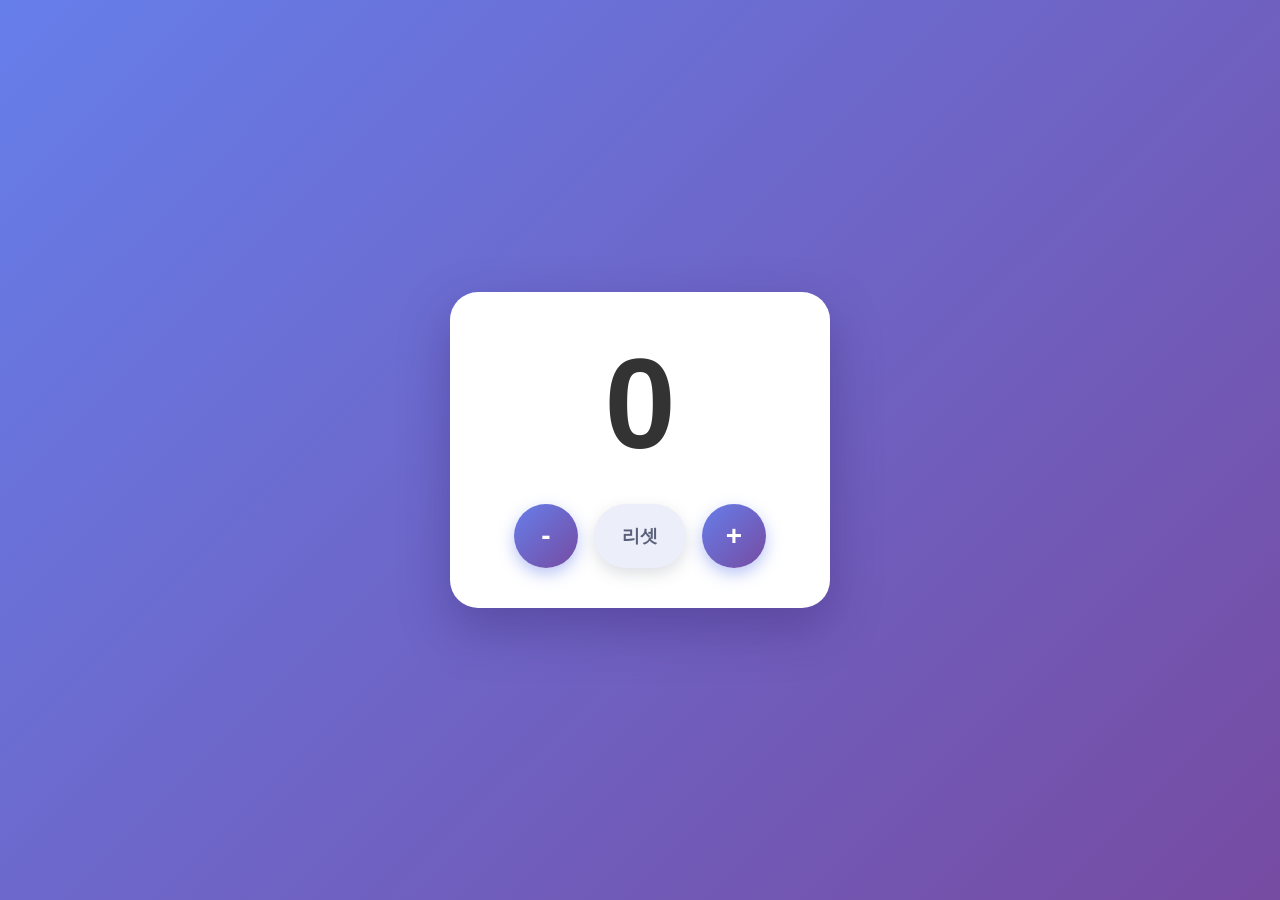
<file: count/index.html>
<!DOCTYPE html>
<html lang="ko">
<head>
  <meta charset="UTF-8">
  <meta name="viewport" content="width=device-width, initial-scale=1.0">
  <title>카운터</title>
  <link rel="stylesheet" href="style.css">
</head>
<body>
  <main class="counter">
    <!-- 현재 숫자 표시 -->
    <div id="count" class="count">0</div>

    <!-- 조작 버튼 -->
    <div class="buttons">
      <button id="decrease" class="btn" aria-label="감소">-</button>
      <button id="reset" class="btn btn-reset">리셋</button>
      <button id="increase" class="btn" aria-label="증가">+</button>
    </div>
  </main>
  <script src="main.js"></script>
</body>
</html>
</file>
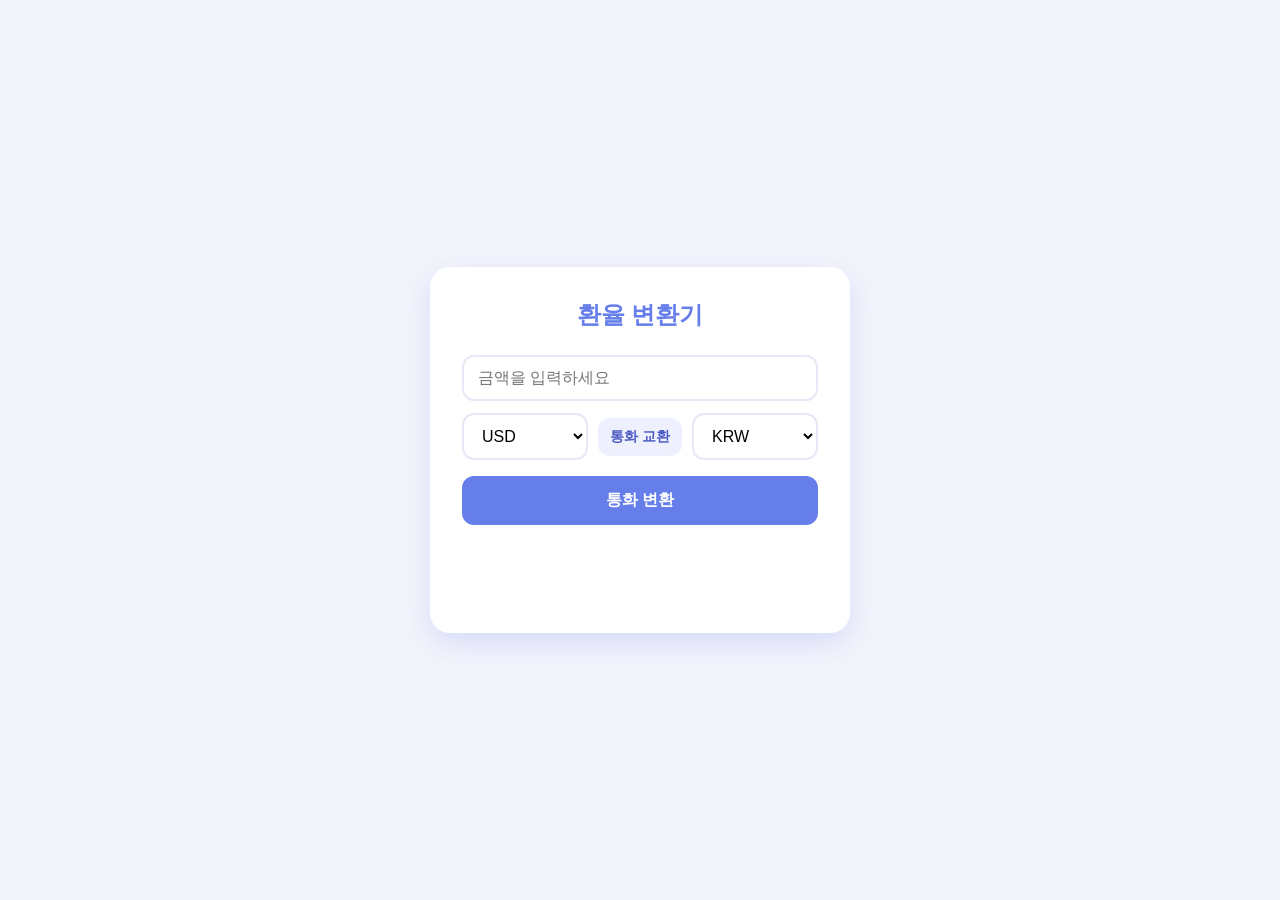
<file: fxconveter/index.html>
<!DOCTYPE html>
<html lang="ko">
<head>
  <meta charset="UTF-8">
  <meta name="viewport" content="width=device-width, initial-scale=1.0">
  <title>환율 변환기</title>
  <link rel="stylesheet" href="style.css">
</head>
<body>
  <main class="card">
    <h1 class="title">환율 변환기</h1>

    <!-- 금액 입력 (숫자만) -->
    <input type="number" id="amount" placeholder="금액을 입력하세요" min="0" step="any">

    <!-- 통화 선택 -->
    <div class="row">
      <select id="from" aria-label="From 통화">
        <option value="USD">USD</option>
        <option value="EUR">EUR</option>
        <option value="KRW">KRW</option>
        <option value="JPY">JPY</option>
      </select>
      <button type="button" id="swap-btn" class="swap-btn">통화 교환</button>
      <select id="to" aria-label="To 통화">
        <option value="USD">USD</option>
        <option value="EUR">EUR</option>
        <option value="KRW" selected>KRW</option>
        <option value="JPY">JPY</option>
      </select>
    </div>

    <button id="convert" class="convert-btn">통화 변환</button>

    <!-- 결과 표시 영역 -->
    <div id="result" class="result"></div>
  </main>
  <script src="main.js"></script>
</body>
</html>
</file>
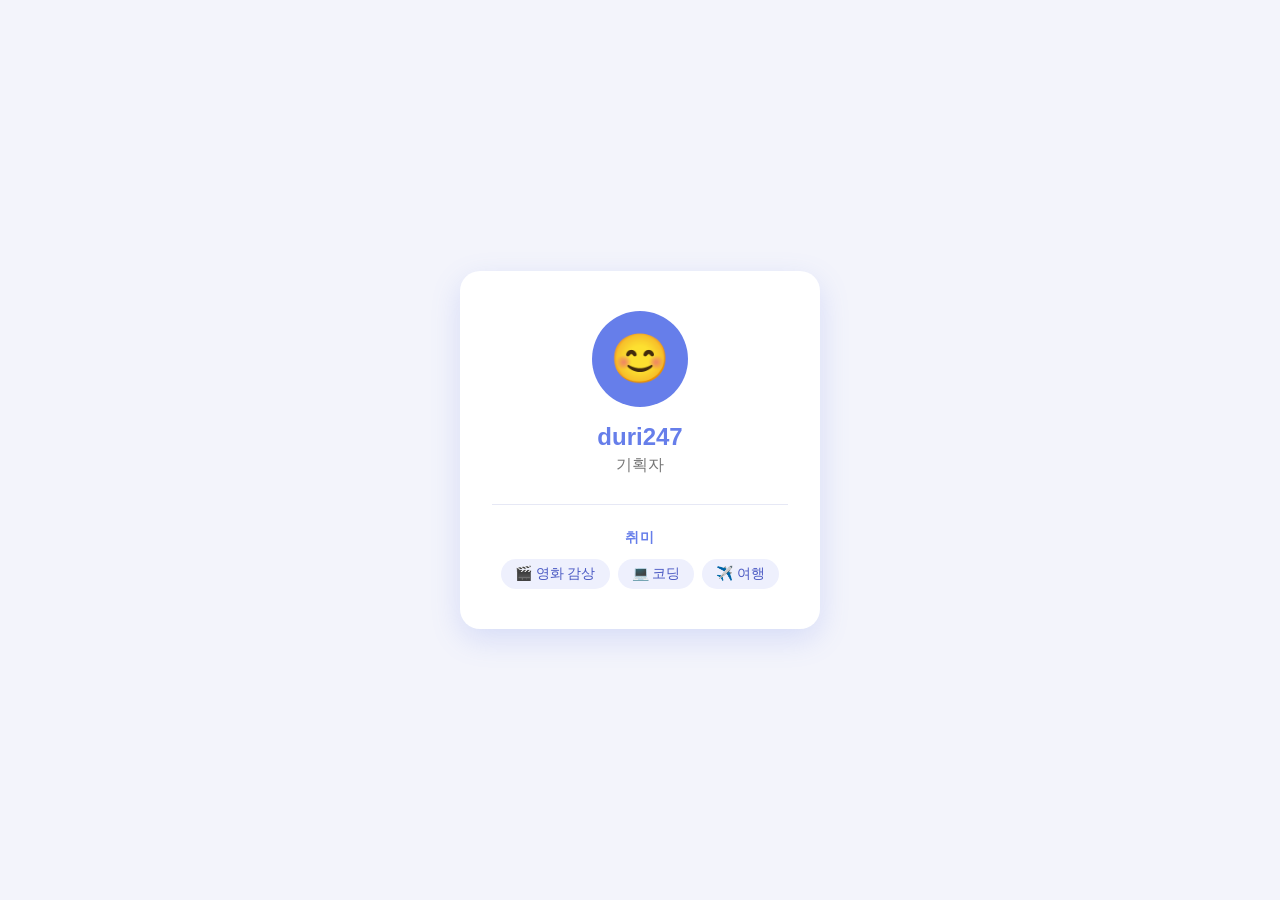
<file: Hello world/index.html>
<!DOCTYPE html>
<html lang="ko">
<head>
  <meta charset="UTF-8">
  <meta name="viewport" content="width=device-width, initial-scale=1.0">
  <title>자기소개</title>
  <link rel="stylesheet" href="style.css">
</head>
<body>
  <main class="card">
    <div class="avatar">😊</div>
    <h1 class="name">duri247</h1>
    <p class="job">기획자</p>
    <section class="hobbies">
      <h2>취미</h2>
      <ul>
        <li>🎬 영화 감상</li>
        <li>💻 코딩</li>
        <li>✈️ 여행</li>
      </ul>
    </section>
  </main>
  <script src="main.js"></script>
</body>
</html>
</file>
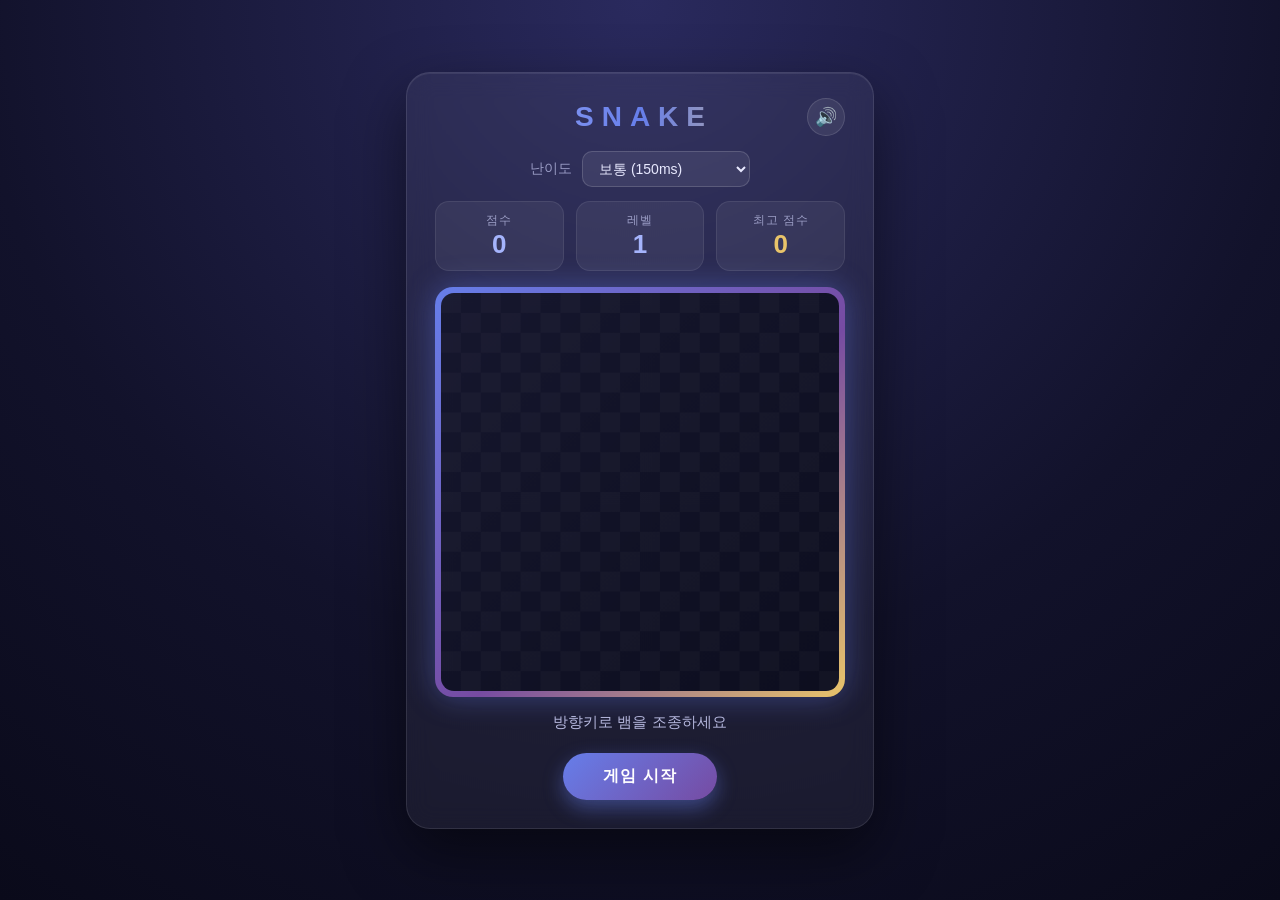
<file: Snake game/index.html>
<!DOCTYPE html>
<html lang="ko">
<head>
  <meta charset="UTF-8">
  <meta name="viewport" content="width=device-width, initial-scale=1.0">
  <title>스네이크 게임</title>
  <link rel="stylesheet" href="style.css">
</head>
<body>
  <main class="game">
    <header class="header">
      <h1 class="title">SNAKE</h1>
      <!-- 소리 켜기/끄기 -->
      <button id="sound-btn" class="sound-btn" aria-label="소리 켜기/끄기">🔊</button>
    </header>

    <!-- 난이도 선택 (게임 중에는 변경 불가) -->
    <div class="difficulty">
      <label for="difficulty">난이도</label>
      <select id="difficulty">
        <option value="200">쉬움 (200ms)</option>
        <option value="150" selected>보통 (150ms)</option>
        <option value="100">어려움 (100ms)</option>
        <option value="50">매우 어려움 (50ms)</option>
      </select>
    </div>

    <!-- 점수 표시 -->
    <div class="scores">
      <div class="score-box">
        <span class="label">점수</span>
        <strong id="score">0</strong>
      </div>
      <div class="score-box">
        <span class="label">레벨</span>
        <strong id="level">1</strong>
      </div>
      <div class="score-box best">
        <span class="label">최고 점수</span>
        <strong id="high-score">0</strong>
      </div>
    </div>

    <div class="board-wrap">
      <canvas id="board" width="400" height="400"></canvas>
    </div>

    <p id="message" class="message">방향키로 뱀을 조종하세요</p>

    <button id="start-btn" class="btn">게임 시작</button>
    <button id="pause-btn" class="btn hidden">일시정지</button>
    <button id="restart-btn" class="btn hidden">다시 시작</button>
  </main>
  <script src="main.js"></script>
</body>
</html>
</file>
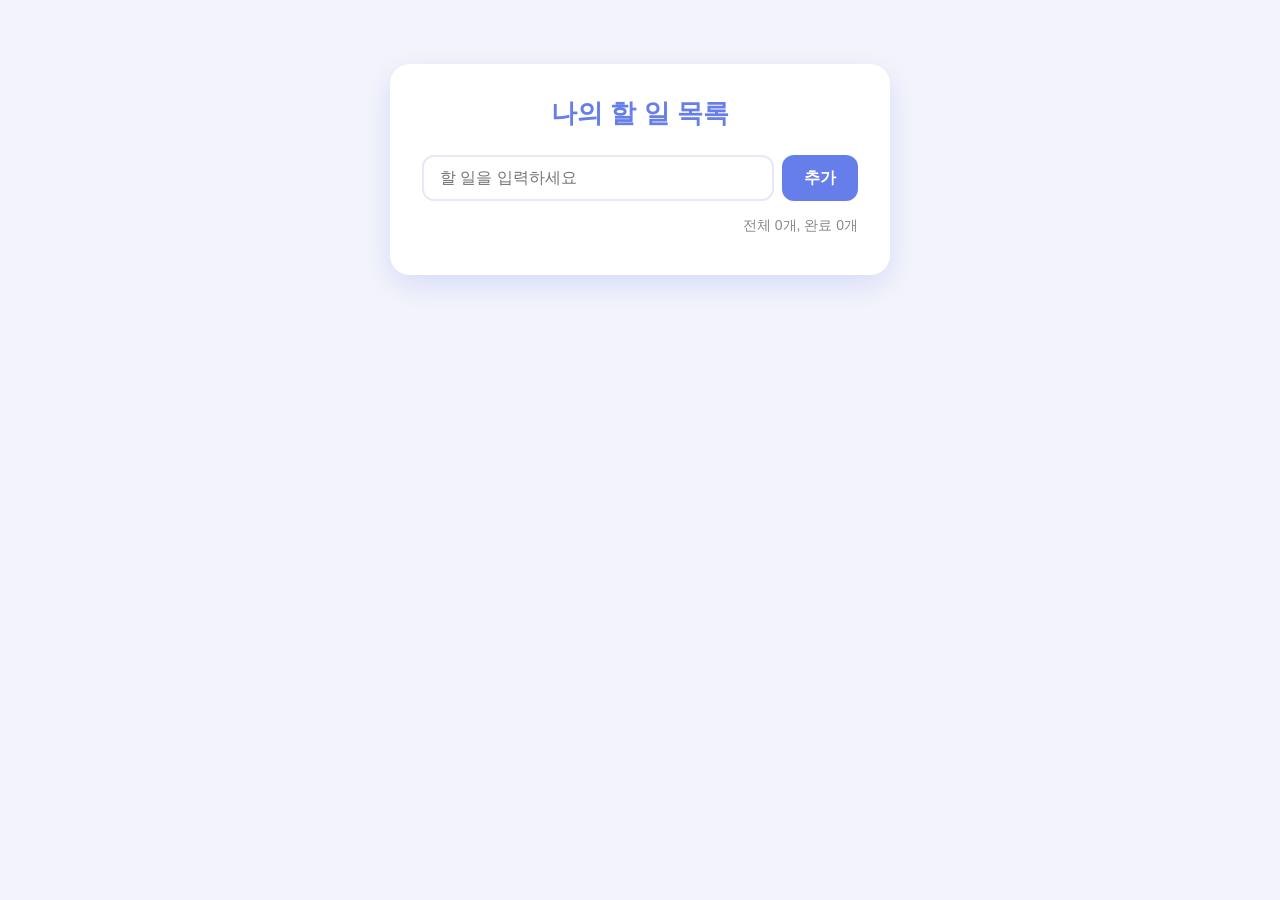
<file: todo/index.html>
<!DOCTYPE html>
<html lang="ko">
<head>
  <meta charset="UTF-8">
  <meta name="viewport" content="width=device-width, initial-scale=1.0">
  <title>나의 할 일 목록</title>
  <link rel="stylesheet" href="style.css">
</head>
<body>
  <main class="card">
    <h1 class="title">나의 할 일 목록</h1>

    <form class="input-row">
      <input type="text" id="todo-input" placeholder="할 일을 입력하세요" autocomplete="off">
      <button type="submit" id="add-btn" class="add-btn">추가</button>
    </form>

    <!-- 전체/완료 개수 -->
    <p id="todo-stats" class="stats"></p>

    <!-- 할 일 목록 영역 -->
    <ul id="todo-list" class="todo-list"></ul>
  </main>
  <script src="main.js"></script>
</body>
</html>
</file>
<file: count/style.css>
* {
  box-sizing: border-box;
  margin: 0;
  padding: 0;
}

/* 보라색 그라데이션 배경 + 화면 중앙 정렬 */
body {
  min-height: 100vh;
  display: flex;
  justify-content: center;
  align-items: center;
  padding: 16px;
  background: linear-gradient(135deg, #667eea 0%, #764ba2 100%);
  font-family: "Pretendard", "Malgun Gothic", sans-serif;
}

/* 흰색 카드: 숫자 색(초록/빨강)이 배경에 묻히지 않도록 함 */
.counter {
  width: 100%;
  max-width: 380px;
  padding: 48px 32px 40px;
  background: #fff;
  border-radius: 28px;
  box-shadow: 0 20px 50px rgba(50, 30, 100, 0.35);
  text-align: center;
}

/* 크고 굵은 숫자 */
.count {
  margin-bottom: 36px;
  font-size: 128px;
  font-weight: 800;
  line-height: 1;
  color: #333;
  transition: color 0.2s;
}

/* 양수는 초록색, 음수는 빨간색 (0은 기본색) */
.count.positive {
  color: #22a559;
}

.count.negative {
  color: #e03e3e;
}

.buttons {
  display: flex;
  gap: 16px;
  justify-content: center;
  align-items: center;
}

/* 둥근 버튼 + 그림자 */
.btn {
  width: 64px;
  height: 64px;
  font-size: 28px;
  font-weight: 600;
  color: #fff;
  background: linear-gradient(135deg, #667eea, #764ba2);
  border: none;
  border-radius: 50%;
  box-shadow: 0 6px 16px rgba(102, 126, 234, 0.45);
  cursor: pointer;
  transition: transform 0.15s, box-shadow 0.15s;
}

/* 호버: 살짝 떠오르며 그림자 강화 */
.btn:hover {
  transform: translateY(-3px);
  box-shadow: 0 10px 22px rgba(102, 126, 234, 0.55);
}

/* 클릭: 눌리는 느낌 */
.btn:active {
  transform: translateY(0);
  box-shadow: 0 3px 8px rgba(102, 126, 234, 0.4);
}

/* 리셋 버튼은 알약 모양 + 회색으로 구분 */
.btn-reset {
  width: auto;
  padding: 0 28px;
  font-size: 18px;
  background: #eceefa;
  color: #5a5f7a;
  border-radius: 999px;
  box-shadow: 0 6px 16px rgba(90, 95, 122, 0.2);
}

.btn-reset:hover {
  box-shadow: 0 10px 22px rgba(90, 95, 122, 0.3);
}
</file>
<file: fxconveter/style.css>
* {
  box-sizing: border-box;
  margin: 0;
  padding: 0;
}

body {
  min-height: 100vh;
  display: flex;
  justify-content: center;
  align-items: center;
  padding: 16px;
  background: #f3f4fb;
  font-family: "Pretendard", "Malgun Gothic", sans-serif;
  color: #333;
}

.card {
  width: 100%;
  max-width: 420px;
  padding: 32px;
  background: #fff;
  border-radius: 20px;
  box-shadow: 0 10px 30px rgba(102, 126, 234, 0.2);
}

.title {
  margin-bottom: 24px;
  font-size: 24px;
  text-align: center;
  color: #667eea;
}

input,
select {
  padding: 12px 14px;
  font-size: 16px;
  border: 2px solid #e6e8f5;
  border-radius: 12px;
  outline: none;
  background: #fff;
  transition: border-color 0.2s;
}

input:focus,
select:focus {
  border-color: #667eea;
}

#amount {
  width: 100%;
}

.row {
  display: flex;
  align-items: center;
  gap: 10px;
  margin-top: 12px;
}

.row select {
  flex: 1;
}

/* 통화 교환 버튼 */
.swap-btn {
  flex-shrink: 0;
  padding: 10px 12px;
  font-size: 14px;
  font-weight: 600;
  color: #4c5bc4;
  background: #eef0fd;
  border: none;
  border-radius: 12px;
  cursor: pointer;
  transition: background 0.2s;
}

.swap-btn:hover {
  background: #dfe3fa;
}

.convert-btn {
  width: 100%;
  margin-top: 16px;
  padding: 14px;
  font-size: 16px;
  font-weight: 600;
  color: #fff;
  background: #667eea;
  border: none;
  border-radius: 12px;
  cursor: pointer;
  transition: background 0.2s;
}

.convert-btn:hover {
  background: #5568d3;
}

/* 결과 표시 영역 */
.result {
  min-height: 56px;
  margin-top: 20px;
  font-size: 20px;
  font-weight: 700;
  text-align: center;
  color: #4c5bc4;
}
</file>
<file: Hello world/style.css>
* {
  box-sizing: border-box;
  margin: 0;
  padding: 0;
}

body {
  min-height: 100vh;
  display: flex;
  justify-content: center;
  align-items: center;
  padding: 16px;
  background: #f3f4fb;
  font-family: "Pretendard", "Malgun Gothic", sans-serif;
  color: #333;
}

.card {
  width: 100%;
  max-width: 360px;
  padding: 40px 32px;
  background: #fff;
  border-radius: 20px;
  box-shadow: 0 10px 30px rgba(102, 126, 234, 0.2);
  text-align: center;
}

.avatar {
  width: 96px;
  height: 96px;
  margin: 0 auto 16px;
  display: flex;
  justify-content: center;
  align-items: center;
  font-size: 48px;
  background: #667eea;
  border-radius: 50%;
}

.name {
  font-size: 24px;
  color: #667eea;
}

.job {
  margin-top: 4px;
  color: #777;
}

.hobbies {
  margin-top: 28px;
  padding-top: 24px;
  border-top: 1px solid #e6e8f5;
}

.hobbies h2 {
  margin-bottom: 12px;
  font-size: 14px;
  letter-spacing: 1px;
  color: #667eea;
}

.hobbies ul {
  list-style: none;
  display: flex;
  flex-wrap: wrap;
  justify-content: center;
  gap: 8px;
}

.hobbies li {
  padding: 6px 14px;
  font-size: 14px;
  background: #eef0fd;
  color: #4c5bc4;
  border-radius: 999px;
}
</file>
<file: Snake game/style.css>
* {
  box-sizing: border-box;
  margin: 0;
  padding: 0;
}

/* 깊은 남색~보라 배경 */
body {
  min-height: 100vh;
  display: flex;
  justify-content: center;
  align-items: center;
  padding: 16px;
  background: radial-gradient(circle at 50% 0%, #2a2a5e 0%, #12122b 60%, #0a0a1a 100%);
  font-family: "Pretendard", "Malgun Gothic", sans-serif;
  color: #e8e9ff;
}

/* 유리 느낌의 카드 */
.game {
  width: 100%;
  max-width: 468px;
  padding: 28px;
  background: rgba(255, 255, 255, 0.05);
  border: 1px solid rgba(255, 255, 255, 0.1);
  border-radius: 24px;
  box-shadow: 0 24px 60px rgba(0, 0, 0, 0.5), inset 0 1px 0 rgba(255, 255, 255, 0.08);
  backdrop-filter: blur(12px);
  text-align: center;
}

.header {
  position: relative;
  margin-bottom: 18px;
}

.title {
  font-size: 28px;
  font-weight: 800;
  letter-spacing: 8px;
  text-indent: 8px;
  background: linear-gradient(90deg, #a5b4fc, #667eea 50%, #e9c46a);
  -webkit-background-clip: text;
  background-clip: text;
  color: transparent;
}

/* 소리 버튼 */
.sound-btn {
  position: absolute;
  top: 50%;
  right: 0;
  width: 38px;
  height: 38px;
  transform: translateY(-50%);
  font-size: 18px;
  background: rgba(255, 255, 255, 0.08);
  border: 1px solid rgba(255, 255, 255, 0.12);
  border-radius: 50%;
  cursor: pointer;
  transition: background 0.2s;
}

.sound-btn:hover {
  background: rgba(255, 255, 255, 0.16);
}

/* 난이도 선택 */
.difficulty {
  display: flex;
  justify-content: center;
  align-items: center;
  gap: 10px;
  margin-bottom: 14px;
  font-size: 14px;
  color: #9a9cc4;
}

.difficulty select {
  padding: 8px 12px;
  font-size: 14px;
  color: #e8e9ff;
  background: rgba(255, 255, 255, 0.08);
  border: 1px solid rgba(255, 255, 255, 0.15);
  border-radius: 10px;
  outline: none;
}

.difficulty select option {
  color: #222;
}

.difficulty select:disabled {
  opacity: 0.45;
  cursor: not-allowed;
}

/* 점수 */
.scores {
  display: flex;
  gap: 12px;
  margin-bottom: 16px;
}

.score-box {
  flex: 1;
  padding: 10px 0;
  background: rgba(255, 255, 255, 0.06);
  border: 1px solid rgba(255, 255, 255, 0.08);
  border-radius: 14px;
}

.score-box .label {
  display: block;
  font-size: 12px;
  letter-spacing: 1px;
  color: #9a9cc4;
}

.score-box strong {
  font-size: 26px;
  font-weight: 700;
  color: #a5b4fc;
}

.score-box.best strong {
  color: #e9c46a;
}

/* 게임판: 은은한 보라빛 테두리 발광 */
.board-wrap {
  padding: 6px;
  border-radius: 18px;
  background: linear-gradient(135deg, #667eea, #764ba2 55%, #e9c46a);
  box-shadow: 0 0 30px rgba(102, 126, 234, 0.4);
}

canvas {
  display: block;
  width: 100%;
  height: auto;
  border-radius: 13px;
}

.message {
  min-height: 24px;
  margin: 16px 0;
  font-size: 15px;
  color: #b4b6dc;
}

.btn {
  padding: 13px 40px;
  font-size: 16px;
  font-weight: 700;
  letter-spacing: 1px;
  color: #fff;
  background: linear-gradient(135deg, #667eea, #764ba2);
  border: none;
  border-radius: 999px;
  box-shadow: 0 8px 20px rgba(102, 126, 234, 0.45);
  cursor: pointer;
  transition: transform 0.15s, box-shadow 0.15s;
}

.btn:hover {
  transform: translateY(-2px);
  box-shadow: 0 12px 26px rgba(102, 126, 234, 0.6);
}

.btn:active {
  transform: translateY(0);
}

.hidden {
  display: none;
}
</file>
<file: todo/style.css>
* {
  box-sizing: border-box;
  margin: 0;
  padding: 0;
}

body {
  min-height: 100vh;
  display: flex;
  justify-content: center;
  align-items: flex-start;
  padding: 64px 16px;
  background: #f3f4fb;
  font-family: "Pretendard", "Malgun Gothic", sans-serif;
  color: #333;
}

/* 중앙 정렬 카드, 최대 너비 500px */
.card {
  width: 100%;
  max-width: 500px;
  padding: 32px;
  background: #fff;
  border-radius: 20px;
  box-shadow: 0 10px 30px rgba(102, 126, 234, 0.2);
}

.title {
  margin-bottom: 24px;
  font-size: 26px;
  text-align: center;
  color: #667eea;
}

/* 입력창 + 추가 버튼 */
.input-row {
  display: flex;
  gap: 8px;
}

.input-row input {
  flex: 1;
  min-width: 0;
  padding: 12px 16px;
  font-size: 16px;
  border: 2px solid #e6e8f5;
  border-radius: 12px;
  outline: none;
  transition: border-color 0.2s;
}

.input-row input:focus {
  border-color: #667eea;
}

.add-btn {
  padding: 0 22px;
  font-size: 16px;
  font-weight: 600;
  color: #fff;
  background: #667eea;
  border: none;
  border-radius: 12px;
  cursor: pointer;
  transition: background 0.2s;
}

.add-btn:hover {
  background: #5568d3;
}

/* 전체/완료 개수 */
.stats {
  margin-top: 16px;
  font-size: 14px;
  color: #888;
  text-align: right;
}

/* 할 일 목록 */
.todo-list {
  margin-top: 8px;
  list-style: none;
}

.todo-list li {
  display: flex;
  align-items: center;
  gap: 10px;
  padding: 12px 4px;
  border-bottom: 1px solid #eef0fa;
}

.todo-list li span {
  flex: 1;
  word-break: break-all;
}

.todo-list li input[type="checkbox"] {
  width: 18px;
  height: 18px;
  accent-color: #667eea;
  cursor: pointer;
}

/* 삭제 버튼 */
.del-btn {
  padding: 6px 12px;
  font-size: 13px;
  color: #e03e3e;
  background: #fdecec;
  border: none;
  border-radius: 8px;
  cursor: pointer;
  transition: background 0.2s;
}

.del-btn:hover {
  background: #fbd5d5;
}

/* 완료된 항목: 취소선 */
.todo-list li.done span {
  text-decoration: line-through;
  color: #aaa;
}
</file>
